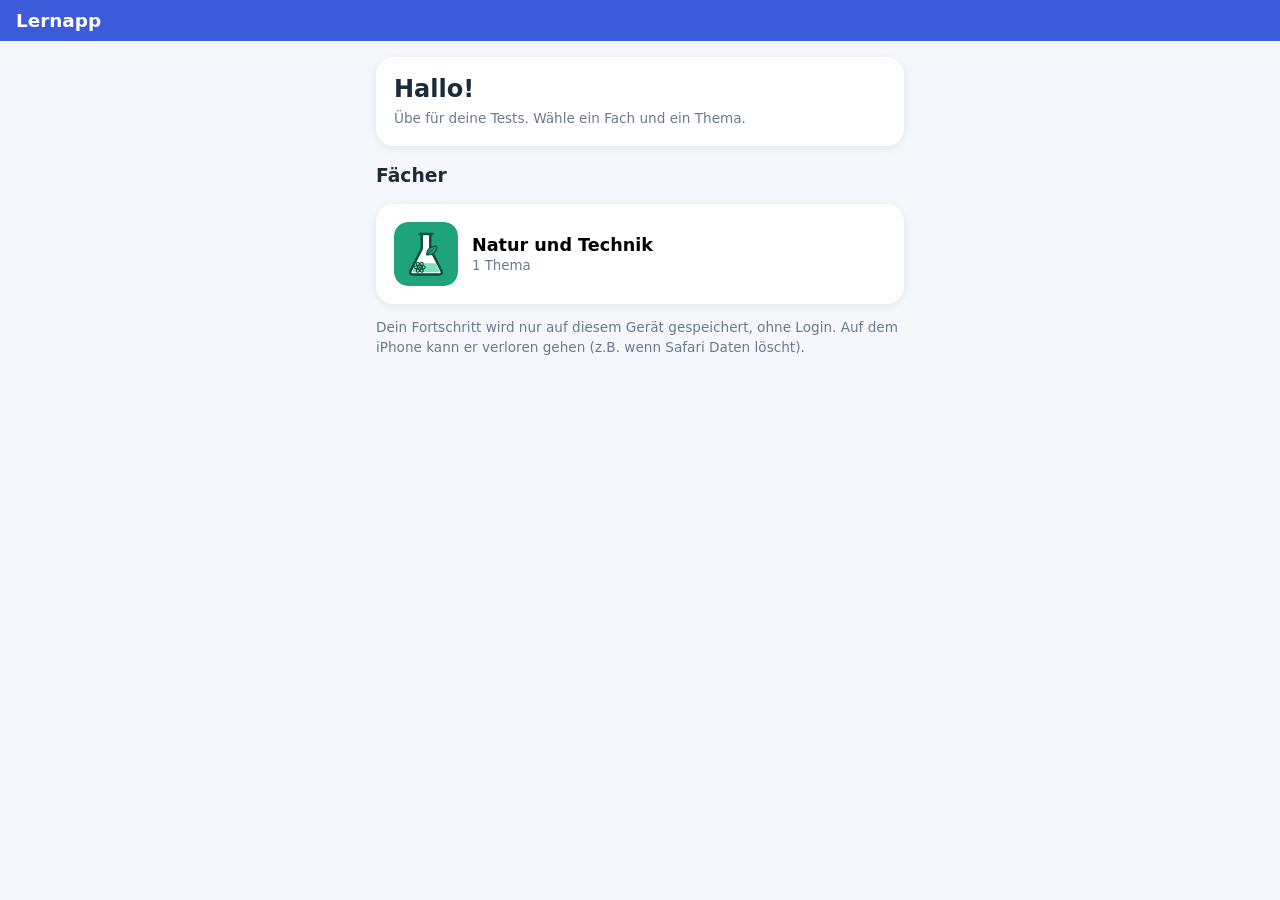
<file: index.html>
<!doctype html><html lang="de-CH"><head><meta charset="utf-8">
<meta name="viewport" content="width=device-width,initial-scale=1,viewport-fit=cover">
<meta name="theme-color" content="#1fa37a"><meta name="apple-mobile-web-app-capable" content="yes">
<meta name="apple-mobile-web-app-title" content="Lernapp"><link rel="apple-touch-icon" href="icons/apple-touch-icon.png">
<link rel="icon" href="icons/icon-192.png"><link rel="manifest" href="manifest.webmanifest"><link rel="stylesheet" href="style.css"><title>Lernapp</title></head>
<body><header><button id="back" aria-label="Zurück" hidden>‹</button><h1 id="title">Lernapp</h1></header>
<main id="app"></main><script src="app.js"></script></body></html>
</file>
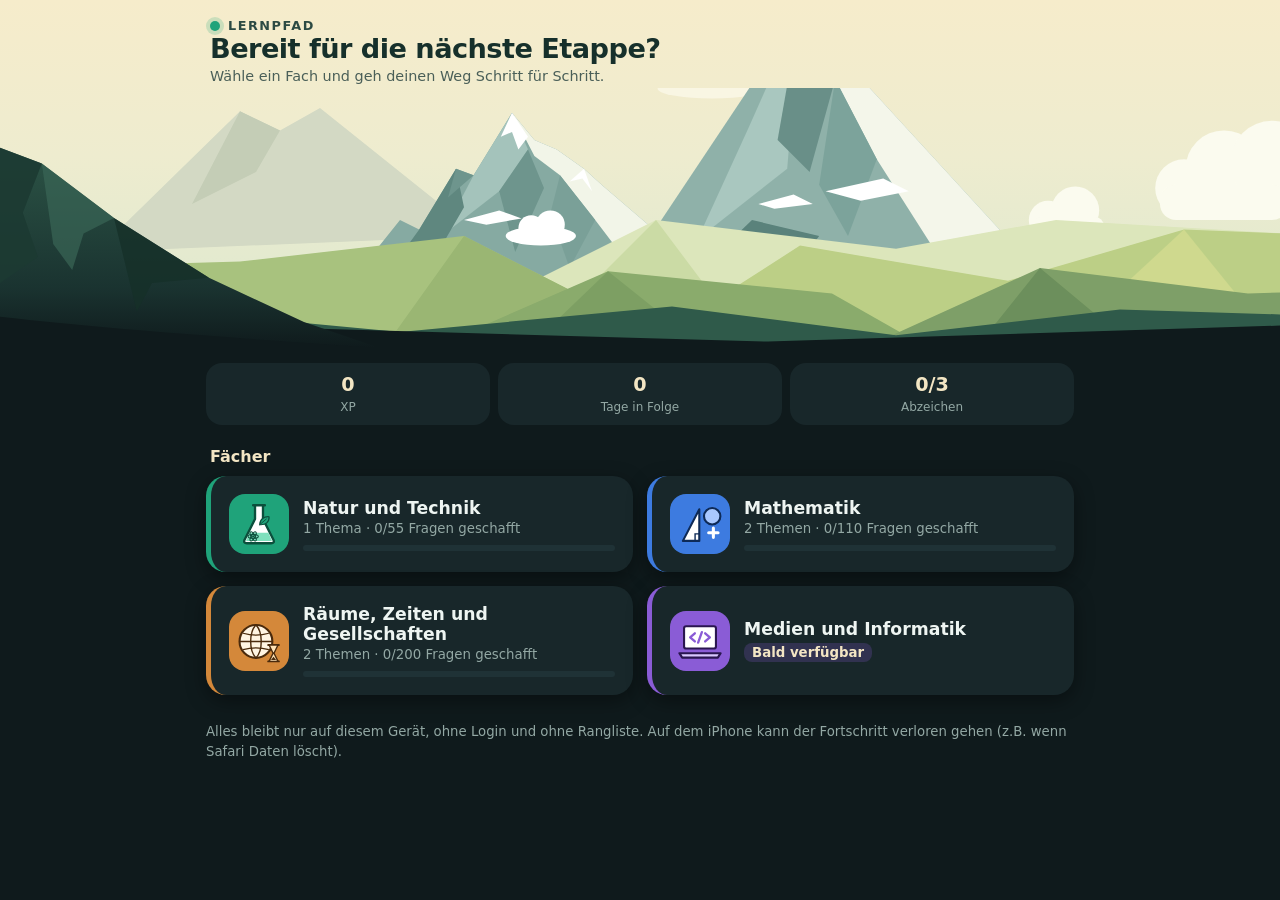
<file: lernpfad/index.html>
<!doctype html><html lang="de-CH"><head><meta charset="utf-8">
<meta name="viewport" content="width=device-width,initial-scale=1,viewport-fit=cover">
<meta name="theme-color" content="#0f1a1c"><meta name="apple-mobile-web-app-capable" content="yes">
<meta name="apple-mobile-web-app-status-bar-style" content="black-translucent">
<meta name="apple-mobile-web-app-title" content="Lernpfad"><link rel="apple-touch-icon" sizes="180x180" href="icons/apple-touch-icon.png">
<link rel="icon" href="favicon.ico" sizes="any"><link rel="icon" type="image/svg+xml" href="icons/app-icon.svg"><link rel="icon" type="image/png" sizes="32x32" href="icons/favicon-32.png"><link rel="manifest" href="manifest.webmanifest"><link rel="stylesheet" href="style.css"><link rel="stylesheet" href="katex/katex.min.css"><title>Lernpfad</title></head>
<body><main id="app"></main><nav id="nav" hidden><button data-v="pfad"><svg viewBox="0 0 24 24"><path d="M4 20c4-1 2-6 8-7s4-6 8-8" fill="none" stroke="currentColor" stroke-width="2.2" stroke-linecap="round"/><circle cx="4" cy="20" r="2"/><circle cx="20" cy="5" r="2"/></svg>Pfad</button><button data-v="uebersicht"><svg viewBox="0 0 24 24"><circle cx="12" cy="12" r="8" fill="none" stroke="currentColor" stroke-width="2.2"/><path d="M12 4a8 8 0 0 1 8 8h-8z"/></svg>Übersicht</button></nav>
<div id="fx"></div><script src="katex/katex.min.js"></script><script src="katex/contrib/auto-render.min.js"></script><script src="app.js"></script><script src="katex/render.js"></script></body></html>
</file>
<file: style.css>
:root{--c:#1fa37a;--bg:#f4f7fb;--ink:#1d2a3a;--mut:#6b7a90;--ok:#1fa37a;--no:#e0475b;font-family:system-ui,-apple-system,"Segoe UI",sans-serif}
*{box-sizing:border-box}body{margin:0;background:var(--bg);color:var(--ink);min-height:100vh}
header{position:sticky;top:0;display:flex;align-items:center;gap:8px;padding:calc(10px + env(safe-area-inset-top)) 16px 10px;background:var(--c);color:#fff;z-index:2}
header h1{font-size:1.15rem;margin:0;flex:1}#back{background:none;border:0;color:#fff;font-size:2rem;line-height:1;width:44px;height:44px;cursor:pointer}
main{max-width:560px;margin:0 auto;padding:16px 16px calc(24px + env(safe-area-inset-bottom))}
.card{background:#fff;border-radius:18px;padding:18px;box-shadow:0 2px 10px #1d2a3a14;margin-bottom:14px}
.tile{display:flex;align-items:center;gap:14px;width:100%;text-align:left;border:0;font:inherit;cursor:pointer}
.tile img{width:64px;height:64px;border-radius:14px}.tile b{display:block;font-size:1.1rem}.tile small{color:var(--mut)}
.btn{display:block;width:100%;min-height:54px;border:0;border-radius:14px;background:var(--c);color:#fff;font-family:inherit;font-weight:600;font-size:1.05rem;margin-top:12px;cursor:pointer}
.btn.sec{background:#e6ecf4;color:var(--ink)}
.seg{display:flex;background:#e6ecf4;border-radius:14px;padding:4px;gap:4px}.seg button{flex:1;min-height:46px;border:0;border-radius:11px;background:none;font-family:inherit;font-weight:600;font-size:.95rem;color:var(--ink)}
.seg button.on{background:#fff;color:var(--c);box-shadow:0 1px 4px #0002}
.hint{font-size:.85rem;color:var(--mut);line-height:1.4}
.bar{height:10px;background:#e6ecf4;border-radius:9px;overflow:hidden;margin:4px 0 14px}.bar i{display:block;height:100%;background:linear-gradient(90deg,var(--c),#5fd3ad);transition:width .3s}
.meta{display:flex;justify-content:space-between;font-size:.85rem;color:var(--mut)}
.q{font-size:1.2rem;font-weight:600;line-height:1.35;margin:6px 0 14px}.q img{width:100%;margin-top:10px;border-radius:10px;border:1px solid #e6ecf4}
.opt{display:block;width:100%;min-height:54px;text-align:left;padding:14px 16px;margin:8px 0;border:2px solid #dfe6ef;border-radius:14px;background:#fff;font-family:inherit;font-size:1rem;color:var(--ink);cursor:pointer}
.opt.ok{border-color:var(--ok);background:#e7f8f1}.opt.no{border-color:var(--no);background:#fdecef}
.num{display:flex;gap:8px;align-items:center}.num input{flex:1;min-height:54px;font-size:1.2rem;padding:0 14px;border:2px solid #dfe6ef;border-radius:14px}.num span{font-weight:600}
.fb{border-radius:14px;padding:14px;margin-top:12px;line-height:1.4}.fb.ok{background:#e7f8f1}.fb.no{background:#fdecef}.fb b{display:block;margin-bottom:4px}
.tag{display:inline-block;font-size:.75rem;font-weight:700;padding:2px 8px;border-radius:8px;background:#e6ecf4;margin-right:6px}
table{width:100%;border-collapse:collapse;font-size:.92rem}td{padding:8px 4px;border-bottom:1px solid #eef2f7;vertical-align:top}td.r{text-align:right;white-space:nowrap;font-weight:700}
.big{font-size:2.2rem;font-weight:800;color:var(--c);text-align:center;margin:4px 0}
*{-webkit-tap-highlight-color:transparent}.opt:disabled{opacity:1;color:var(--ink)}.opt:focus{outline:none}
</file>
<file: lernpfad/style.css>
:root{--mw:560px;--c:#1fa37a;--bg:#0f1a1c;--card:#18272a;--card2:#1f3236;--ink:#eef5f2;--mut:#93a8a4;--sand:#f3e6c4;--no:#e9a23b;font-family:system-ui,-apple-system,"Segoe UI",sans-serif}
*{box-sizing:border-box;-webkit-tap-highlight-color:transparent}
body{margin:0;background:var(--bg);color:var(--ink);min-height:100vh}
main{max-width:var(--mw);margin:0 auto;padding:0 16px calc(96px + env(safe-area-inset-bottom));animation:fade .35s ease}
@keyframes fade{from{opacity:0;transform:translateY(8px)}to{opacity:1;transform:none}}
.hero{position:relative;width:100vw;margin:0 0 16px calc(50% - 50vw);padding:calc(18px + env(safe-area-inset-top)) max(20px,calc(50vw - var(--mw)/2 + 20px)) 0;background:linear-gradient(180deg,#f6eccb 0%,#eeeccf 45%,#dbe8cf 100%);color:#16302b;overflow:hidden}
.hero h1{margin:0;font-size:1.7rem;letter-spacing:-.02em}.hero p{margin:4px 0 0;font-size:.9rem;color:#4a5f58}
.hero svg.mtn{display:block;width:100vw;height:clamp(150px,27vw,260px);margin:4px 0 -1px calc(-1 * max(20px,calc(50vw - var(--mw)/2 + 20px)))}
body{overflow-x:hidden}
.hero .back{position:absolute;right:max(16px,calc(50vw - var(--mw)/2 + 16px));top:calc(16px + env(safe-area-inset-top));width:44px;height:44px;border-radius:50%;border:0;background:#16302b;color:var(--sand);font-size:1.4rem}
.brand{display:flex;align-items:center;gap:8px;font-weight:800;font-size:.8rem;letter-spacing:.12em;text-transform:uppercase;color:#2c4a43}
.brand i{width:10px;height:10px;border-radius:50%;background:var(--c);box-shadow:0 0 0 4px #1fa37a33}
.card{background:var(--card);border-radius:20px;padding:18px;margin-bottom:14px;box-shadow:0 6px 20px #0006}
.tile{display:flex;align-items:center;gap:14px;width:100%;text-align:left;border:0;color:var(--ink);font:inherit;cursor:pointer;border-left:5px solid var(--c);transition:transform .15s}
.tile:active{transform:scale(.98)}.tile img{width:60px;height:60px;border-radius:16px}.tile b{display:block;font-size:1.08rem}.tile small{color:var(--mut)}
.btn{display:block;width:100%;min-height:54px;border:0;border-radius:16px;background:linear-gradient(135deg,var(--c),color-mix(in srgb,var(--c) 60%,#9ff0cf));color:#06221a;font-family:inherit;font-weight:800;font-size:1.05rem;margin-top:12px;cursor:pointer;box-shadow:0 6px 18px color-mix(in srgb,var(--c) 40%,transparent)}
.btn.sec{background:var(--card2);color:var(--ink);box-shadow:none;font-weight:600}
.seg{display:flex;background:var(--card2);border-radius:14px;padding:4px;gap:4px}.seg button{flex:1;min-height:44px;border:0;border-radius:11px;background:none;font-family:inherit;font-weight:700;font-size:.92rem;color:var(--mut)}
.seg button.on{background:var(--c);color:#06221a}
.hint{font-size:.83rem;color:var(--mut);line-height:1.45}
.chips{display:flex;gap:8px;margin-bottom:14px}.chip{flex:1;background:var(--card);border-radius:16px;padding:10px;text-align:center}.chip b{display:block;font-size:1.2rem;color:var(--sand)}.chip small{color:var(--mut);font-size:.75rem}
/* Pfad */
.path{position:relative}.path svg{position:absolute;inset:0;width:100%;height:100%}
.stage{position:absolute;transform:translate(-50%,-50%);display:flex;flex-direction:column;align-items:center;width:150px;border:0;background:none;color:var(--ink);font:inherit;cursor:pointer}
.stage .dot{width:64px;height:64px;border-radius:50%;display:grid;place-items:center;font-weight:800;font-size:1.15rem;background:var(--card2);border:3px solid #2e464a;color:var(--mut);transition:transform .2s}
.stage.done .dot{background:var(--c);border-color:color-mix(in srgb,var(--c) 70%,#fff);color:#06221a}
.stage.next .dot{background:var(--sand);border-color:var(--c);color:#16302b;transform:scale(1.15);animation:glow 1.8s ease-in-out infinite}
@keyframes glow{0%,100%{box-shadow:0 0 0 0 color-mix(in srgb,var(--c) 60%,transparent)}50%{box-shadow:0 0 0 14px transparent}}
.stage span{margin-top:8px;font-size:.78rem;line-height:1.25;text-align:center;color:var(--mut);background:#0f1a1ccc;padding:3px 6px;border-radius:8px}.stage.next span{color:var(--ink);font-weight:700}
/* Quiz */
.top{display:flex;align-items:center;gap:10px;padding:calc(14px + env(safe-area-inset-top)) 0 10px}
.top .x{width:44px;height:44px;border-radius:50%;border:0;background:var(--card);color:var(--ink);font-size:1.3rem}
.bar{flex:1;height:12px;background:var(--card2);border-radius:9px;overflow:hidden}.bar i{display:block;height:100%;background:var(--c);border-radius:9px;transition:width .4s ease}
.xp{font-weight:800;color:var(--sand);font-size:.9rem;white-space:nowrap}
.tag{display:inline-block;font-size:.72rem;font-weight:800;padding:3px 8px;border-radius:8px;background:var(--card2);color:var(--mut);margin-right:6px}
.q{font-size:1.2rem;font-weight:700;line-height:1.38;margin:10px 0 14px}.q img{width:100%;margin-top:12px;border-radius:12px}
.opt{display:block;width:100%;min-height:56px;text-align:left;padding:14px 16px;margin:9px 0;border:2px solid #2e464a;border-radius:16px;background:var(--card2);color:var(--ink);font-family:inherit;font-size:1rem;cursor:pointer;transition:transform .12s,border-color .2s,background .2s}
.opt:active{transform:scale(.98)}.opt:disabled{opacity:1;color:var(--ink)}
.opt.ok{border-color:var(--c);background:color-mix(in srgb,var(--c) 25%,var(--card2));animation:pulse .5s}
.opt.no{border-color:var(--no);background:#3a2f1c}
@keyframes pulse{50%{transform:scale(1.03)}}
.num{display:flex;gap:8px;align-items:center}.num input{flex:1;min-height:56px;font-size:1.2rem;padding:0 14px;border:2px solid #2e464a;border-radius:16px;background:var(--card2);color:var(--ink)}
.fb{border-radius:16px;padding:14px;margin-top:12px;line-height:1.45;animation:fade .3s}.fb.ok{background:color-mix(in srgb,var(--c) 22%,var(--card))}.fb.no{background:#33291a}.fb b{display:block;margin-bottom:4px;font-size:1.05rem}
.plus{display:inline-block;margin-left:6px;color:var(--sand);font-weight:800;animation:rise .9s ease}
@keyframes rise{from{opacity:0;transform:translateY(10px)}to{opacity:1;transform:none}}
/* Übersicht */
.ringwrap{display:flex;align-items:center;gap:18px}.ring{width:130px;height:130px;flex:none}.ring text{fill:var(--ink);font-weight:800}
.stats{display:grid;grid-template-columns:1fr 1fr;gap:10px;flex:1}.stats div{background:var(--card2);border-radius:14px;padding:10px}.stats b{display:block;font-size:1.25rem;color:var(--sand)}.stats small{color:var(--mut);font-size:.75rem}
.badges{display:grid;grid-template-columns:repeat(3,1fr);gap:10px}.badge{text-align:center;padding:12px 6px;border-radius:16px;background:var(--card2);opacity:.45;filter:grayscale(1)}
.badge.on{opacity:1;filter:none;box-shadow:inset 0 0 0 2px var(--c)}.badge svg{width:54px;height:54px}.badge b{display:block;font-size:.8rem;margin-top:6px}.badge small{font-size:.7rem;color:var(--mut)}
table{width:100%;border-collapse:collapse;font-size:.9rem}td{padding:8px 4px;border-bottom:1px solid #2a3d40;vertical-align:top}td.r{text-align:right;white-space:nowrap;font-weight:800}
h3{margin:22px 4px 10px;font-size:1rem;color:var(--sand)}
nav{position:fixed;left:50%;transform:translateX(-50%);bottom:calc(12px + env(safe-area-inset-bottom));display:flex;gap:6px;background:#1b2b2ecc;backdrop-filter:blur(12px);-webkit-backdrop-filter:blur(12px);padding:6px;border-radius:22px;box-shadow:0 8px 24px #0008}
nav button{display:flex;align-items:center;gap:6px;min-height:48px;padding:0 18px;border:0;border-radius:16px;background:none;color:var(--mut);font-family:inherit;font-weight:700;font-size:.92rem}
nav button svg{width:22px;height:22px;fill:currentColor}nav button.on{background:var(--c);color:#06221a}
#fx{position:fixed;inset:0;pointer-events:none;overflow:hidden;z-index:9}
.cf{position:absolute;width:9px;height:14px;border-radius:2px;animation:fall 1.1s ease-out forwards}
@keyframes fall{from{transform:translate(0,0) rotate(0);opacity:1}to{transform:translate(var(--dx),var(--dy)) rotate(540deg);opacity:0}}
.toast{position:fixed;left:50%;top:calc(20px + env(safe-area-inset-top));transform:translateX(-50%);background:var(--sand);color:#16302b;font-weight:800;padding:12px 18px;border-radius:16px;box-shadow:0 8px 24px #0008;animation:fade .3s;z-index:10}
@media (prefers-reduced-motion:reduce){*{animation:none!important;transition:none!important}}
nav[hidden]{display:none}
.hero svg.fg{position:absolute;left:0;bottom:-1px;width:min(44vw,380px);height:clamp(150px,27vw,260px);pointer-events:none}
.stage .dot{width:calc(64px*var(--sc,1));height:calc(64px*var(--sc,1));font-size:calc(1.15rem*var(--sc,1))}
.stage.next .dot{transform:scale(1.12)}
.goal{position:absolute;left:50%;transform:translateX(-50%);font-size:.75rem;font-weight:700;color:var(--sand);white-space:nowrap}
.hint.up{text-align:center;margin:6px 0 0;color:var(--sand)}
main{scroll-padding-bottom:110px}
.pki{width:18px;height:18px;vertical-align:-3px;color:var(--sand)}.packchip{display:flex;align-items:center;gap:8px;flex-wrap:wrap;background:var(--card);border-radius:14px;padding:10px 14px;margin-bottom:12px;font-weight:700;font-size:.88rem;color:var(--sand)}.packchip small{color:var(--mut);font-weight:500}
.packintro{display:flex;align-items:center;gap:12px}.packintro .pki{width:32px;height:32px}.packintro small{color:var(--mut)}.tag.pk{color:var(--sand)}.tag.pk .pki{width:12px;height:12px;vertical-align:-1px}
.packnav{display:flex;align-items:center;gap:4px;padding:0 12px 0 8px;font-weight:800;color:var(--sand);font-size:.95rem}
.grid{display:grid;gap:0 14px}@media(min-width:700px){.grid{grid-template-columns:1fr 1fr}}
.tile span{flex:1;min-width:0}.mini{display:block;height:6px;background:var(--card2);border-radius:6px;margin-top:8px;overflow:hidden}.mini i{display:block;height:100%;background:var(--c);border-radius:6px}
.soon{display:inline-block;margin-top:4px;padding:2px 8px;border-radius:8px;background:color-mix(in srgb,var(--c) 22%,transparent);color:var(--sand)!important;font-weight:700}
.topic{display:flex;align-items:center;gap:8px;padding:0;border-left:5px solid var(--c)}.topen{flex:1;text-align:left;background:none;border:0;color:var(--ink);font:inherit;padding:16px 4px 16px 16px;cursor:pointer;min-width:0}.topen b{display:block;font-size:1.05rem}.topen small{color:var(--mut)}
.star{width:52px;height:52px;margin-right:8px;border:0;border-radius:50%;background:var(--card2);display:grid;place-items:center;cursor:pointer}.star svg{width:24px;height:24px;fill:none;stroke:var(--mut);stroke-width:2;stroke-linejoin:round}.star.on svg{fill:#f5c542;stroke:#f5c542}.star.on{animation:pulse .4s}
.fold{margin-top:8px}.fold summary{list-style:none;cursor:pointer;display:flex;align-items:center;gap:8px;margin:18px 4px 10px;font-weight:700;color:var(--sand);min-height:44px}.fold summary::before{content:"›";display:inline-block;transition:transform .2s;font-size:1.3rem}.fold[open] summary::before{transform:rotate(90deg)}.fold summary small{color:var(--mut);font-weight:500}.fold summary::-webkit-details-marker{display:none}
.empty{text-align:center;padding:28px 18px}.empty img{width:72px;height:72px;border-radius:18px;opacity:.85}.empty b{display:block;font-size:1.2rem;margin:10px 0 4px;color:var(--sand)}
@media(min-width:700px){:root{--mw:900px}}
.qimg{margin:0 0 12px}.qimg img{width:100%;max-height:260px;object-fit:contain;background:#fff;border-radius:12px;display:block}.qimg figcaption{font-size:.7rem;color:var(--mut);margin-top:4px;line-height:1.3}
.num input.ok{border-color:var(--c)}.num input.no,.gap.no{border-color:var(--no)}
.ord{list-style:none;margin:0 0 8px;padding:0;min-height:12px}.ord li{margin:6px 0}.ord li.ok .chipbtn{border-color:var(--c);background:color-mix(in srgb,var(--c) 25%,var(--card2))}.ord li.no .chipbtn{border-color:var(--no);background:#3a2f1c}
.pool{display:flex;flex-direction:column;gap:8px;padding-top:8px;border-top:1px dashed #2e464a}
.chipbtn{display:flex;align-items:center;gap:10px;width:100%;min-height:50px;text-align:left;padding:10px 14px;border:2px solid #2e464a;border-radius:14px;background:var(--card2);color:var(--ink);font-family:inherit;font-size:.98rem;cursor:pointer}
.chipbtn.on{border-color:color-mix(in srgb,var(--c) 60%,#2e464a)}.chipbtn span{flex:none;width:28px;height:28px;border-radius:50%;display:grid;place-items:center;background:var(--c);color:#06221a;font-weight:800;font-size:.85rem}
.chipbtn:disabled{opacity:1;color:var(--ink)}
.match{display:flex;flex-direction:column;gap:10px}.mrow{display:flex;flex-direction:column;gap:6px;padding:10px;border-radius:14px;background:var(--card2);border:2px solid transparent}.mrow span{font-weight:700}
.mrow.ok{border-color:var(--c)}.mrow.no{border-color:var(--no)}
select{min-height:48px;border-radius:12px;border:2px solid #2e464a;background:#132225;color:var(--ink);font-family:inherit;font-size:1rem;padding:0 10px;max-width:100%}
.cloze{font-size:1.08rem;line-height:2.4}.gap{min-height:44px;border-radius:10px;border:2px solid #2e464a;background:#132225;color:var(--ink);font-family:inherit;font-size:1rem;padding:0 8px;margin:0 2px;vertical-align:middle}input.gap{width:7.5em}.gap.ok{border-color:var(--c)}
.sol{margin:4px 0 8px;padding:8px 10px;border-radius:10px;background:#0f1a1c80}.sol ol,.sol ul{margin:4px 0 0;padding-left:20px}
.chipbtn[hidden]{display:none}
.fb .sol b{display:inline;margin:0;font-size:inherit}

.updbar{position:fixed;left:50%;transform:translateX(-50%);top:calc(14px + env(safe-area-inset-top));z-index:70;border:0;border-radius:999px;background:#1fa37a;color:#fff;font:inherit;font-weight:600;padding:12px 20px;box-shadow:0 8px 24px rgba(0,0,0,.4);max-width:calc(100% - 32px)}
.updbar b{font-weight:800}
@media (prefers-reduced-motion:reduce){.ptr{transition:none}.ptr.spin i{animation:none}}
html,body{overscroll-behavior-y:none}

/* Pull-to-refresh v18: ein Element, feste Mitte; Spinner und Text überblenden, nie nebeneinander */
.ptr{position:fixed;left:50%;top:calc(-48px + env(safe-area-inset-top));height:40px;width:40px;border-radius:20px;background:#1f3337;border:1px solid #2e464a;box-shadow:0 6px 18px rgba(0,0,0,.45);transform:translate(-50%,0);transition:transform .25s ease,width .3s ease,opacity .2s;z-index:60;pointer-events:none;overflow:hidden}
.ptr.pull{transition:width .3s ease}
.ptr i{position:absolute;left:50%;top:50%;width:18px;height:18px;margin:-9px 0 0 -9px;border:3px solid #1fa37a;border-top-color:transparent;border-radius:50%;transition:opacity .2s}
.ptr.ready i{border-color:#f3e6c4;border-top-color:transparent}
.ptr.spin i{animation:ptrspin .8s linear infinite}@keyframes ptrspin{to{transform:rotate(360deg)}}
.ptr span{position:absolute;inset:0;display:flex;align-items:center;justify-content:center;white-space:nowrap;color:#f3e6c4;font-weight:800;font-size:14px;opacity:0;transition:opacity .25s .1s}
.ptr.msg{width:150px}.ptr.msg i{opacity:0;animation:none}.ptr.msg span{opacity:1}
#app{transition:transform .25s ease}body.ptr-on #app{transform:translateY(var(--ptr,0px))}
@media (prefers-reduced-motion:reduce){.ptr,#app{transition:none}.ptr.spin i{animation:none}}
.ptr:not(.pull):not(.spin):not(.msg){opacity:0}
</file>
